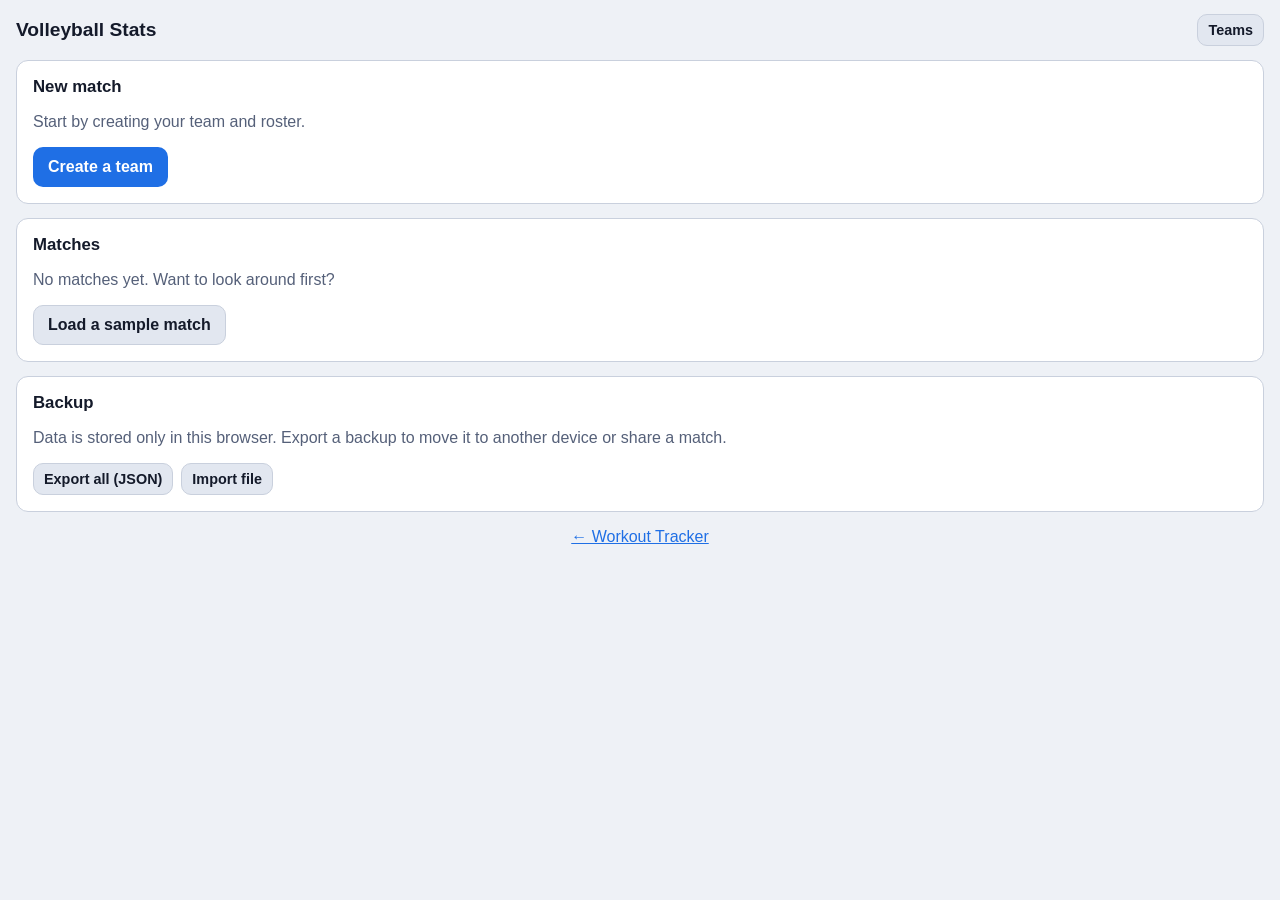
<file: volleyball/index.html>
<!doctype html>
<html lang="en">
<head>
  <meta charset="utf-8">
  <meta name="viewport" content="width=device-width, initial-scale=1, viewport-fit=cover">
  <meta name="theme-color" content="#0b1020">
  <title>Volleyball Stats</title>
  <link rel="manifest" href="manifest.json">
  <link rel="icon" href="../icons/icon-192.png">
  <link rel="apple-touch-icon" href="../icons/icon-192.png">
  <link rel="stylesheet" href="css/vb.css">
</head>
<body>
  <main id="app"></main>
  <script src="js/model.js"></script>
  <script src="js/dialog.js"></script>
  <script src="js/store.js"></script>
  <script src="js/player.js"></script>
  <script src="js/sample.js"></script>
  <script src="js/analysis.js"></script>
  <script src="js/app.js"></script>
</body>
</html>
</file>
<file: volleyball/css/vb.css>
:root {
  /* Dark-first: a scoreboard-at-night palette; light theme below. */
  --bg: #0b1020;
  --surface: #161c2e;
  --surface-2: #232b42;
  --text: #eef1f7;
  --muted: #98a0b5;
  --border: #303a57;
  --accent: #3d8bff;
  --on-accent: #ffffff;
  --good: #2fbf71;
  --bad: #f0605d;
  --warn: #f5a623;
  --shadow: rgba(0, 0, 0, .45);
  --radius: 12px;
  color-scheme: dark;
}
@media (prefers-color-scheme: light) {
  :root:not([data-theme="dark"]) {
    --bg: #eef1f6; --surface: #ffffff; --surface-2: #e2e7f0; --text: #141a2a;
    --muted: #556079; --border: #c9d0dd; --accent: #1f6fe5; --good: #1a8f50; --bad: #d23b38;
    --warn: #b06f00; --shadow: rgba(20, 26, 42, .2); color-scheme: light;
  }
}
:root[data-theme="light"] {
  --bg: #eef1f6; --surface: #ffffff; --surface-2: #e2e7f0; --text: #141a2a;
  --muted: #556079; --border: #c9d0dd; --accent: #1f6fe5; --good: #1a8f50; --bad: #d23b38;
  --warn: #b06f00; --shadow: rgba(20, 26, 42, .2); color-scheme: light;
}
[hidden] { display: none !important; }
* { box-sizing: border-box; }
html, body { margin: 0; background: var(--bg); color: var(--text);
  font-family: -apple-system, BlinkMacSystemFont, "Segoe UI", Roboto, sans-serif; font-size: 16px; }
a { color: var(--accent); }
h1 { font-size: 1.2rem; margin: 0; flex: 1; min-width: 0; overflow: hidden; text-overflow: ellipsis; white-space: nowrap; }
h2 { font-size: 1.05rem; margin: 0 0 10px; }
h3 { font-size: 1rem; margin: 18px 0 6px; }
.hidden { display: none !important; }
.muted { color: var(--muted); }
.small { font-size: .85rem; }
.warn { color: var(--warn); }
#app { max-width: 1500px; margin: 0 auto; padding-block: 0 40px;
  padding-left: max(16px, env(safe-area-inset-left, 0px)); padding-right: max(16px, env(safe-area-inset-right, 0px)); }

.topbar { display: flex; align-items: center; gap: 12px; padding: 14px 0;
  padding-top: max(14px, env(safe-area-inset-top)); }
.back { text-decoration: none; white-space: nowrap; }
.card { background: var(--surface); border: 1px solid var(--border); border-radius: var(--radius); padding: 16px; margin-bottom: 14px; }
.row { display: flex; gap: 8px; align-items: center; }
.row.wrap { flex-wrap: wrap; }
.form-grid { display: grid; grid-template-columns: repeat(auto-fit, minmax(180px, 1fr)); gap: 10px; align-items: end; }
label { display: flex; flex-direction: column; gap: 4px; font-size: .9rem; color: var(--muted); }
.row label { flex-direction: row; align-items: center; }
label.check { flex-direction: row; align-items: center; gap: 8px; color: var(--text); }
input, select { font: inherit; color: var(--text); background: var(--surface-2); border: 1px solid var(--border);
  border-radius: 8px; padding: 9px 10px; min-width: 0; }
.row input:not(.num-input) { flex: 1; }
.num-input { width: 64px; }

.btn { font: inherit; font-weight: 600; color: var(--text); background: var(--surface-2); border: 1px solid var(--border);
  border-radius: 10px; padding: 10px 14px; cursor: pointer; text-decoration: none; display: inline-flex;
  align-items: center; justify-content: center; gap: 6px; }
.btn:hover { filter: brightness(1.1); }
.btn:disabled { opacity: .45; cursor: default; }
.btn.small { padding: 7px 10px; font-size: .9rem; }
.btn.primary { background: var(--accent); color: var(--on-accent); border-color: transparent; }
.btn.subtle { background: transparent; border-color: transparent; color: var(--muted); font-weight: 400; }
.btn.danger { color: var(--bad); }
.btn.good { border-color: var(--good); }
.btn.bad { border-color: var(--bad); }

.list { list-style: none; margin: 10px 0 0; padding: 0; }
.list li { display: flex; align-items: center; gap: 10px; padding: 10px 0; border-top: 1px solid var(--border); }
.list-main { flex: 1; display: flex; flex-direction: column; gap: 2px; text-decoration: none; color: inherit; min-width: 0; }
.jersey { width: 38px; height: 38px; border-radius: 50%; background: var(--accent); color: var(--on-accent);
  display: grid; place-items: center; font-weight: 700; flex: none; }
.footer-link { text-align: center; }

/* Match layout */
.match-grid { display: grid; grid-template-columns: minmax(0, 1.35fr) minmax(0, 1fr); gap: 16px; align-items: start; }
@media (max-width: 960px) { .match-grid { grid-template-columns: minmax(0, 1fr); } }
.right { position: sticky; top: 8px; }
@media (max-width: 960px) { .right { position: static; } }

.video-box { aspect-ratio: 16 / 9; background: #000; border-radius: var(--radius); overflow: hidden; }
.video-box video, .video-box iframe { width: 100%; height: 100%; display: block; border: 0; }
.video-empty { height: 100%; display: flex; flex-direction: column; align-items: center; justify-content: center;
  gap: 10px; padding: 16px; text-align: center; background: var(--surface); color: var(--text); }
.video-empty form { width: min(420px, 100%); }
.video-empty p { margin: 0; }

.transport { display: flex; flex-wrap: wrap; gap: 6px; margin: 10px 0; align-items: center; }
.clipbar { display: flex; flex-wrap: wrap; gap: 8px; align-items: center; background: var(--surface-2);
  border: 1px solid var(--accent); border-radius: 10px; padding: 8px 10px; margin-bottom: 10px; }
.clipbar > span { flex: 1; min-width: 160px; }

.scorebar { background: var(--surface); border: 1px solid var(--border); border-radius: var(--radius); padding: 10px; margin-bottom: 10px; }
.sets { display: flex; gap: 6px; overflow-x: auto; }
.set-btn { flex: 1; min-width: 60px; font: inherit; color: var(--text); background: var(--surface-2); border: 1px solid var(--border);
  border-radius: 8px; padding: 6px; cursor: pointer; display: flex; flex-direction: column; align-items: center; }
.set-btn small { color: var(--muted); }
.set-btn.active { border-color: var(--accent); box-shadow: inset 0 0 0 1px var(--accent); }
.score { display: grid; grid-template-columns: 1fr auto 1fr; align-items: center; margin-top: 8px; text-align: center; }
.score > div { display: flex; flex-direction: column; gap: 2px; align-items: center; min-width: 0; }
.score b { font-size: 2rem; font-variant-numeric: tabular-nums; }
.score span { font-size: .85rem; overflow: hidden; text-overflow: ellipsis; white-space: nowrap; max-width: 100%; }
.score-mid { color: var(--muted); font-size: .9rem; gap: 6px !important; }

.pad { background: var(--surface); border: 1px solid var(--border); border-radius: var(--radius); padding: 10px; }
.pad-status { display: flex; justify-content: space-between; align-items: center; gap: 8px; min-height: 36px; margin-bottom: 8px; }
.players { display: grid; grid-template-columns: repeat(auto-fill, minmax(64px, 1fr)); gap: 6px; margin-bottom: 8px; }
.pl-btn, .sk-btn, .res-btn { font: inherit; color: var(--text); background: var(--surface-2); border: 1px solid var(--border);
  border-radius: 10px; cursor: pointer; padding: 8px 4px; display: flex; flex-direction: column; align-items: center; gap: 2px; }
.pl-btn b { font-size: 1.25rem; }
.pl-btn small { color: var(--muted); font-size: .72rem; max-width: 100%; overflow: hidden; text-overflow: ellipsis; white-space: nowrap; }
.pl-btn.active, .sk-btn.active { background: var(--accent); color: var(--on-accent); border-color: transparent; }
.pl-btn.active small { color: var(--on-accent); }
.skills { display: grid; grid-template-columns: repeat(6, 1fr); gap: 6px; margin-bottom: 8px; }
@media (max-width: 520px) { .skills { grid-template-columns: repeat(3, 1fr); } }
.sk-btn { font-weight: 600; padding: 12px 4px; }
.results { display: grid; grid-template-columns: repeat(auto-fit, minmax(90px, 1fr)); gap: 6px; margin-bottom: 8px; }
.res-btn { font-weight: 600; padding: 14px 4px; }
.res-btn.good { border-color: var(--good); }
.res-btn.bad { border-color: var(--bad); }
kbd { font: .7rem ui-monospace, monospace; padding: 1px 5px; border-radius: 4px; border: 1px solid var(--border);
  background: var(--bg); color: var(--muted); }
.team-row { display: flex; flex-wrap: wrap; gap: 6px; }
.team-row .btn { flex: 1; min-width: 120px; }

.tabs { display: flex; gap: 4px; margin-bottom: 8px; }
.tabs button { flex: 1; font: inherit; color: var(--muted); background: var(--surface); border: 1px solid var(--border);
  border-radius: 8px; padding: 8px; cursor: pointer; }
.tabs button.active { color: var(--text); border-color: var(--accent); }
.panel { background: var(--surface); border: 1px solid var(--border); border-radius: var(--radius); padding: 10px;
  max-height: calc(100vh - 80px); overflow: auto; }
@media (max-width: 960px) { .panel { max-height: none; } }
.log-tools { display: grid; grid-template-columns: repeat(3, minmax(0, 1fr)); gap: 6px; margin-bottom: 8px; }
.filter-chip { background: var(--surface-2); border-radius: 8px; padding: 4px 8px; margin-bottom: 8px; display: flex; align-items: center; gap: 6px; flex-wrap: wrap; }
.log { list-style: none; padding: 0; margin: 10px 0 0; }
.log li { display: flex; align-items: center; gap: 8px; padding: 6px 4px; border-top: 1px solid var(--border); font-size: .92rem; }
.log li.focus { background: var(--surface-2); }
.log li.playing { box-shadow: inset 3px 0 0 var(--accent); }
.log .time { font: .85rem ui-monospace, monospace; background: none; border: 0; color: var(--accent); cursor: pointer; padding: 4px; min-width: 56px; text-align: left; }
.log .time:disabled { color: var(--muted); cursor: default; }
.set-tag { font-size: .75rem; color: var(--muted); }
.ev-main { flex: 1; min-width: 0; }
.pt { font: .75rem inherit; border-radius: 6px; padding: 2px 6px; cursor: pointer; border: 1px solid var(--border);
  background: none; color: var(--muted); min-width: 40px; }
.pt-us { color: var(--good); border-color: var(--good); }
.pt-them { color: var(--bad); border-color: var(--bad); }
.score-after { font: .8rem ui-monospace, monospace; color: var(--muted); min-width: 40px; text-align: right; }
.del { padding: 2px 6px; }

.table-wrap { overflow-x: auto; margin-top: 8px; }
table.box { border-collapse: collapse; font-size: .85rem; font-variant-numeric: tabular-nums; width: 100%; }
table.box th, table.box td { padding: 5px 6px; text-align: center; border-bottom: 1px solid var(--border); white-space: nowrap; }
table.box thead tr:first-child th { color: var(--muted); font-weight: 500; font-size: .75rem; }
table.box tbody th, table.box tfoot th { text-align: left; position: sticky; left: 0; background: var(--surface); }
table.box tfoot { font-weight: 700; }
.cell { font: inherit; background: none; border: 0; color: var(--accent); cursor: pointer; padding: 0; text-decoration: underline dotted; }
table.keys td { padding: 4px 8px 4px 0; vertical-align: top; }

.flash { position: fixed; left: 50%; bottom: calc(24px + env(safe-area-inset-bottom, 0px)); transform: translateX(-50%); background: var(--accent); color: var(--on-accent);
  padding: 10px 16px; border-radius: 999px; font-weight: 600; box-shadow: 0 6px 24px var(--shadow); z-index: 10; }
.video-box:has(.video-empty) { aspect-ratio: auto; min-height: 220px; }
.video-box:has(.video-empty) .video-empty { min-height: 220px; }

.btn:focus-visible, button:focus-visible, input:focus-visible, select:focus-visible { outline: 2px solid var(--accent); outline-offset: 2px; }
.btn.danger-fill { background: var(--bad); color: var(--on-accent); border-color: transparent; }
.dialog-backdrop { position: fixed; inset: 0; background: var(--shadow); display: grid; place-items: center; padding: 16px; z-index: 20; }
.dialog { background: var(--surface); color: var(--text); border: 1px solid var(--border); border-radius: var(--radius);
  padding: 18px; width: min(420px, 100%); display: flex; flex-direction: column; gap: 14px; box-shadow: 0 12px 40px var(--shadow); }
.dialog-msg { margin: 0; line-height: 1.45; }
.dialog-actions { display: flex; justify-content: flex-end; gap: 8px; }
.timeline { position: relative; height: 14px; background: var(--surface-2); border-radius: 7px; margin: 0 0 10px; cursor: pointer; overflow: hidden; }
.tl-rally { position: absolute; top: 2px; bottom: 2px; background: var(--accent); border-radius: 3px; opacity: .8; }
.tl-head { position: absolute; top: 0; bottom: 0; width: 2px; background: var(--text); pointer-events: none; }
.progress { height: 8px; background: var(--surface-2); border-radius: 4px; overflow: hidden; margin-top: 10px; }
.progress > div { height: 100%; background: var(--accent); transition: width .3s; }
.rally-list { list-style: none; padding: 0; margin: 8px 0; }
.rally-list li { display: flex; align-items: center; gap: 10px; padding: 4px 0; border-top: 1px solid var(--border); }
.rally-list li > span:nth-child(2) { flex: 1; }
.rally-list .time { font: .85rem ui-monospace, monospace; background: none; border: 0; color: var(--accent); cursor: pointer; padding: 4px; min-width: 56px; text-align: left; }
.conf { font-size: .75rem; border-radius: 6px; padding: 1px 6px; border: 1px solid var(--border); font-variant-numeric: tabular-nums; }
.conf.hi { color: var(--good); border-color: var(--good); }
.conf.mid { color: var(--warn); border-color: var(--warn); }
.conf.lo { color: var(--bad); border-color: var(--bad); }
.good-text { color: var(--good); }
</file>
